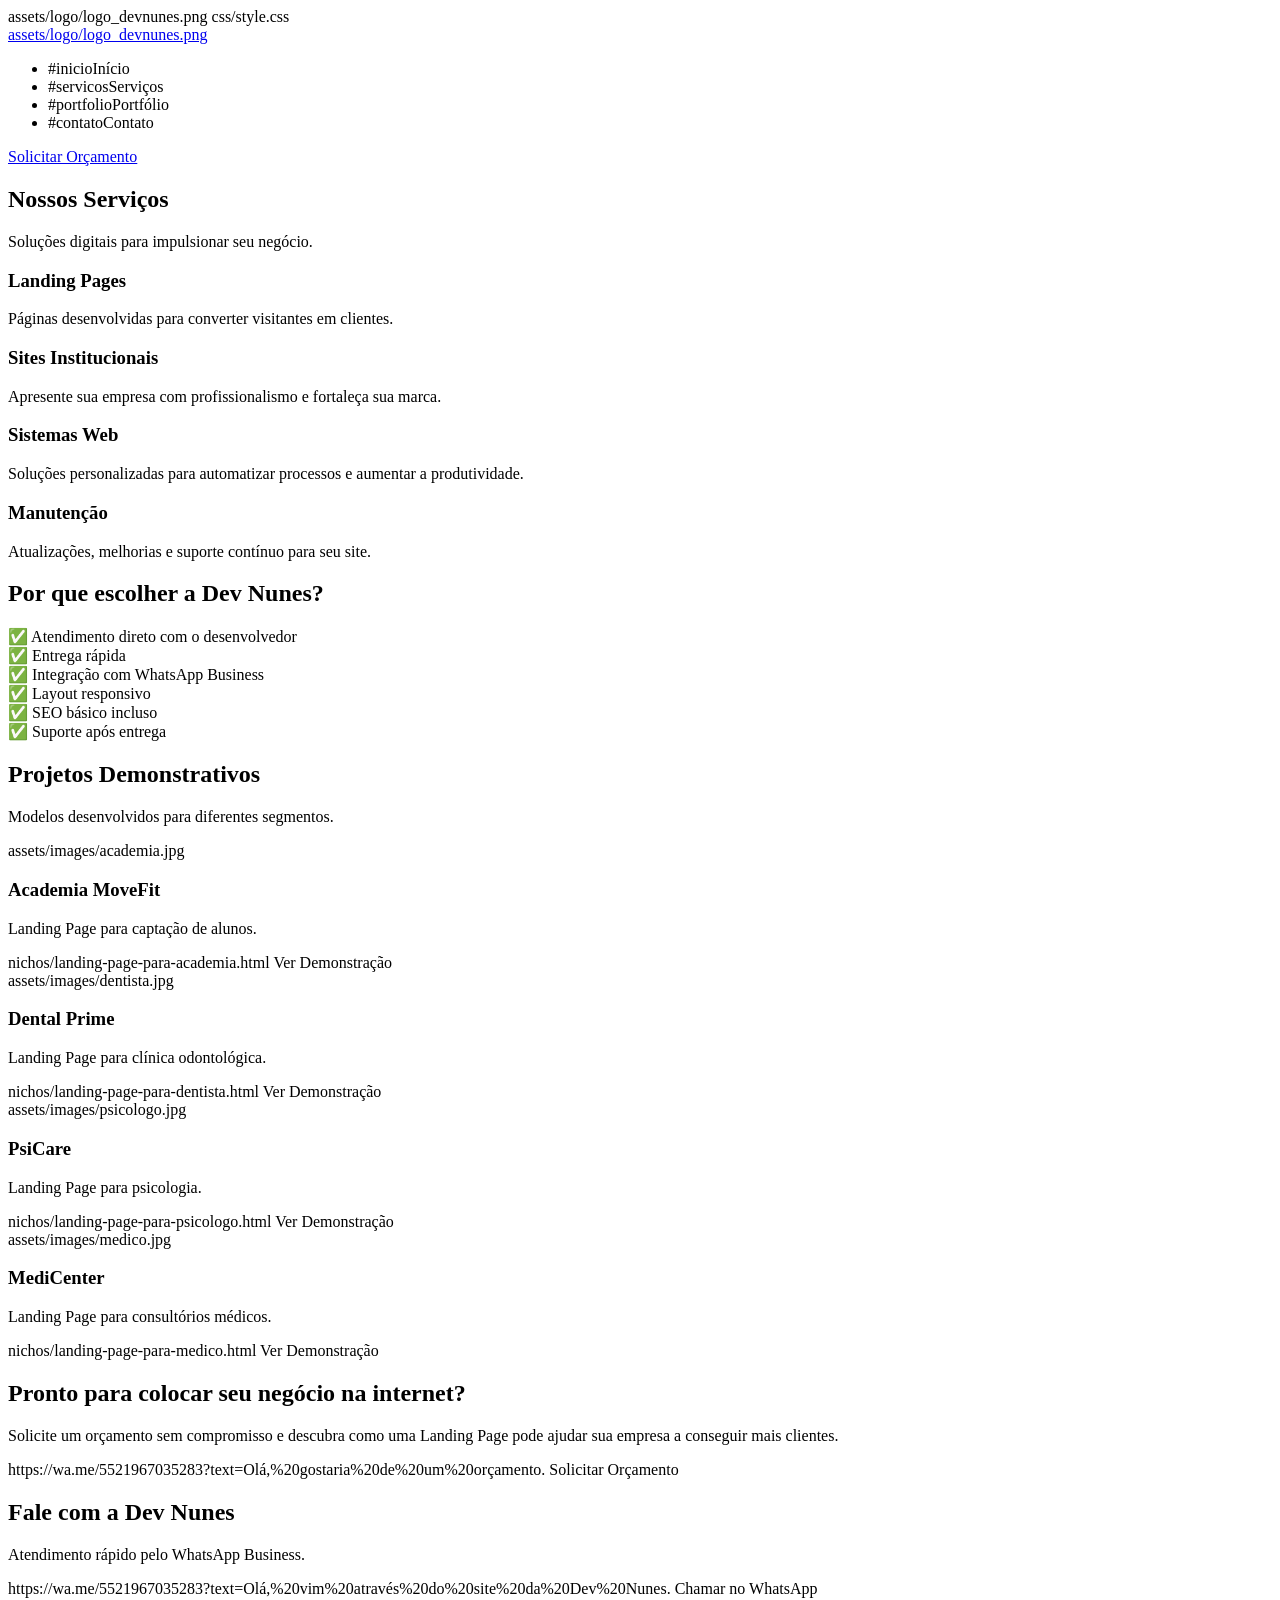
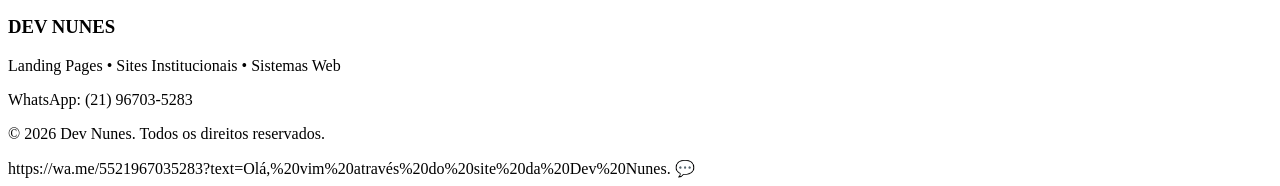
<file: index.html>
<!DOCTYPE html>
<html lang="pt-BR">

<head>
    <meta charset="UTF-8">
    <meta name="viewport" content="width=device-width, initial-scale=1.0">

    <title>Dev Nunes | Landing Pages e Sites Profissionais</title>

    <meta name="description"
        content="Criação de Landing Pages, Sites Institucionais e Sistemas Web para empresas que desejam crescer na internet.">

    <meta name="keywords"
        content="landing page, criação de sites, desenvolvimento web, sites profissionais">

    <meta name="author"
        content="Dev Nunes">

    <!-- Fonts -->
    <link rel="preconnect" href="https://fonts.googleapis.com">
    <link rel="preconnect" href="https://fonts.gstatic.com" crossorigin>

    <link
        href="https://fonts.googleapis.com/css2?family=Inter:wght@400;500;600&family=Poppins:wght@500;600;700;800&display=swap"
        rel="stylesheet">

    <!-- Favicon -->
    assets/logo/logo_devnunes.png

    <!-- Open Graph -->
    <meta property="og:title" content="Dev Nunes | Landing Pages e Sites Profissionais">
    <meta property="og:description" content="Landing Pages modernas e focadas em resultados.">
    <meta property="og:type" content="website">
    <meta property="og:image" content="assets/logo/logo_devnunes.png">

    <!-- CSS -->
    css/style.css
</head>

<body>

    <!-- HEADER -->

    <header>
        <div class="container">

            <nav class="navbar">

                <a href="index.html" class="logo">
                    assets/logo/logo_devnunes.png
                </a>

                <ul class="nav-menu">
                    <li>#inicioInício</a></li>
                    <li>#servicosServiços</a></li>
                    <li>#portfolioPortfólio</a></li>
                    <li>#contatoContato</a></li>
                </ul>

                <a href="https://wa.me/5521967035283?text=Olá,%20vim%20através%20do%20site%20da%20Dev%20Nunes."
                    target="_blank"
                    rel="noopener noreferrer"
                    class="btn btn-primary">
                    Solicitar Orçamento
                </a>

            </nav>

        </div>
    </header>

    <!--   <h1>
                    Landing Pages que Geram Clientes
                </h1>

                <p>
                    Desenvolvemos Landing Pages, Sites Institucionais e Sistemas Web modernos para ajudar empresas a crescerem na internet.
                </p>

                <div class="hero-buttons">

                    <a href="https://wa.me/5521967035283?text=Olá,%20gostaria%20de%20um%20orçamento."
                        target="_blank"
                        rel="noopener #portfolio
                        Ver Portfólio
                    </a>

                </div>

            </div>

        </div>

    </section>

    <!-- SERVIÇOS -->

    <section class="services" id="servicos">

        <div class="container">

            <div class="section-title">
                <h2>Nossos Serviços</h2>

                <p>
                    Soluções digitais para impulsionar seu negócio.
                </p>
            </div>

            <div class="services-grid">

                <div class="service-card">
                    <h3>Landing Pages</h3>
                    <p>
                        Páginas desenvolvidas para converter visitantes em clientes.
                    </p>
                </div>

                <div class="service-card">
                    <h3>Sites Institucionais</h3>
                    <p>
                        Apresente sua empresa com profissionalismo e fortaleça sua marca.
                    </p>
                </div>

                <div class="service-card">
                    <h3>Sistemas Web</h3>
                    <p>
                        Soluções personalizadas para automatizar processos e aumentar a produtividade.
                    </p>
                </div>

                <div class="service-card">
                    <h3>Manutenção</h3>
                    <p>
                        Atualizações, melhorias e suporte contínuo para seu site.
                    </p>
                </div>

            </div>

        </div>

    </section>

    <!-- BENEFÍCIOS -->

    <section class="benefits">

        <div class="container">

            <div class="section-title">
                <h2>Por que escolher a Dev Nunes?</h2>
            </div>

            <div class="benefits-grid">

                <div class="benefit-card">
                    ✅ Atendimento direto com o desenvolvedor
                </div>

                <div class="benefit-card">
                    ✅ Entrega rápida
                </div>

                <div class="benefit-card">
                    ✅ Integração com WhatsApp Business
                </div>

                <div class="benefit-card">
                    ✅ Layout responsivo
                </div>

                <div class="benefit-card">
                    ✅ SEO básico incluso
                </div>

                <div class="benefit-card">
                    ✅ Suporte após entrega
                </div>

            </div>

        </div>

    </section>

    <!-- PORTFÓLIO -->

    <section class="portfolio" id="portfolio">

        <div class="container">

            <div class="section-title">
                <h2>Projetos Demonstrativos</h2>

                <p>
                    Modelos desenvolvidos para diferentes segmentos.
                </p>
            </div>

            <div class="portfolio-grid">

                <div class="portfolio-card">

                    <div class="portfolio-image">
                        assets/images/academia.jpg
                    </div>

                    <div class="portfolio-content">

                        <h3>Academia MoveFit</h3>

                        <p>
                            Landing Page para captação de alunos.
                        </p>

                        nichos/landing-page-para-academia.html
                            Ver Demonstração
                        </a>

                    </div>

                </div>

                <div class="portfolio-card">

                    <div class="portfolio-image">
                        assets/images/dentista.jpg
                    </div>

                    <div class="portfolio-content">

                        <h3>Dental Prime</h3>

                        <p>
                            Landing Page para clínica odontológica.
                        </p>

                        nichos/landing-page-para-dentista.html
                            Ver Demonstração
                        </a>

                    </div>

                </div>

                <div class="portfolio-card">

                    <div class="portfolio-image">
                        assets/images/psicologo.jpg
                    </div>

                    <div class="portfolio-content">

                        <h3>PsiCare</h3>

                        <p>
                            Landing Page para psicologia.
                        </p>

                        nichos/landing-page-para-psicologo.html
                            Ver Demonstração
                        </a>

                    </div>

                </div>

                <div class="portfolio-card">

                    <div class="portfolio-image">
                        assets/images/medico.jpg
                    </div>

                    <div class="portfolio-content">

                        <h3>MediCenter</h3>

                        <p>
                            Landing Page para consultórios médicos.
                        </p>

                        nichos/landing-page-para-medico.html
                            Ver Demonstração
                        </a>

                    </div>

                </div>

            </div>

        </div>

    </section>

    <!-- CTA -->

    <section class="cta">

        <div class="container">

            <h2>
                Pronto para colocar seu negócio na internet?
            </h2>

            <p>
                Solicite um orçamento sem compromisso e descubra como uma Landing Page pode ajudar sua empresa a conseguir mais clientes.
            </p>

            https://wa.me/5521967035283?text=Olá,%20gostaria%20de%20um%20orçamento.

                Solicitar Orçamento

            </a>

        </div>

    </section>

    <!-- CONTATO -->

    <section class="contact" id="contato">

        <div class="container">

            <div class="contact-box">

                <h2>Fale com a Dev Nunes</h2>

                <p>
                    Atendimento rápido pelo WhatsApp Business.
                </p>

                https://wa.me/5521967035283?text=Olá,%20vim%20através%20do%20site%20da%20Dev%20Nunes.

                    Chamar no WhatsApp

                </a>

            </div>

        </div>

    </section>

    <!-- FOOTER -->

    <footer>

        <h3>DEV NUNES</h3>

        <p>
            Landing Pages • Sites Institucionais • Sistemas Web
        </p>

        <p>
            WhatsApp: (21) 96703-5283
        </p>

        <p>
            © 2026 Dev Nunes. Todos os direitos reservados.
        </p>

    </footer>

    <!-- WHATSAPP FLUTUANTE -->

    https://wa.me/5521967035283?text=Olá,%20vim%20através%20do%20site%20da%20Dev%20Nunes.
        💬
    </a>

</body>

</html>
</file>
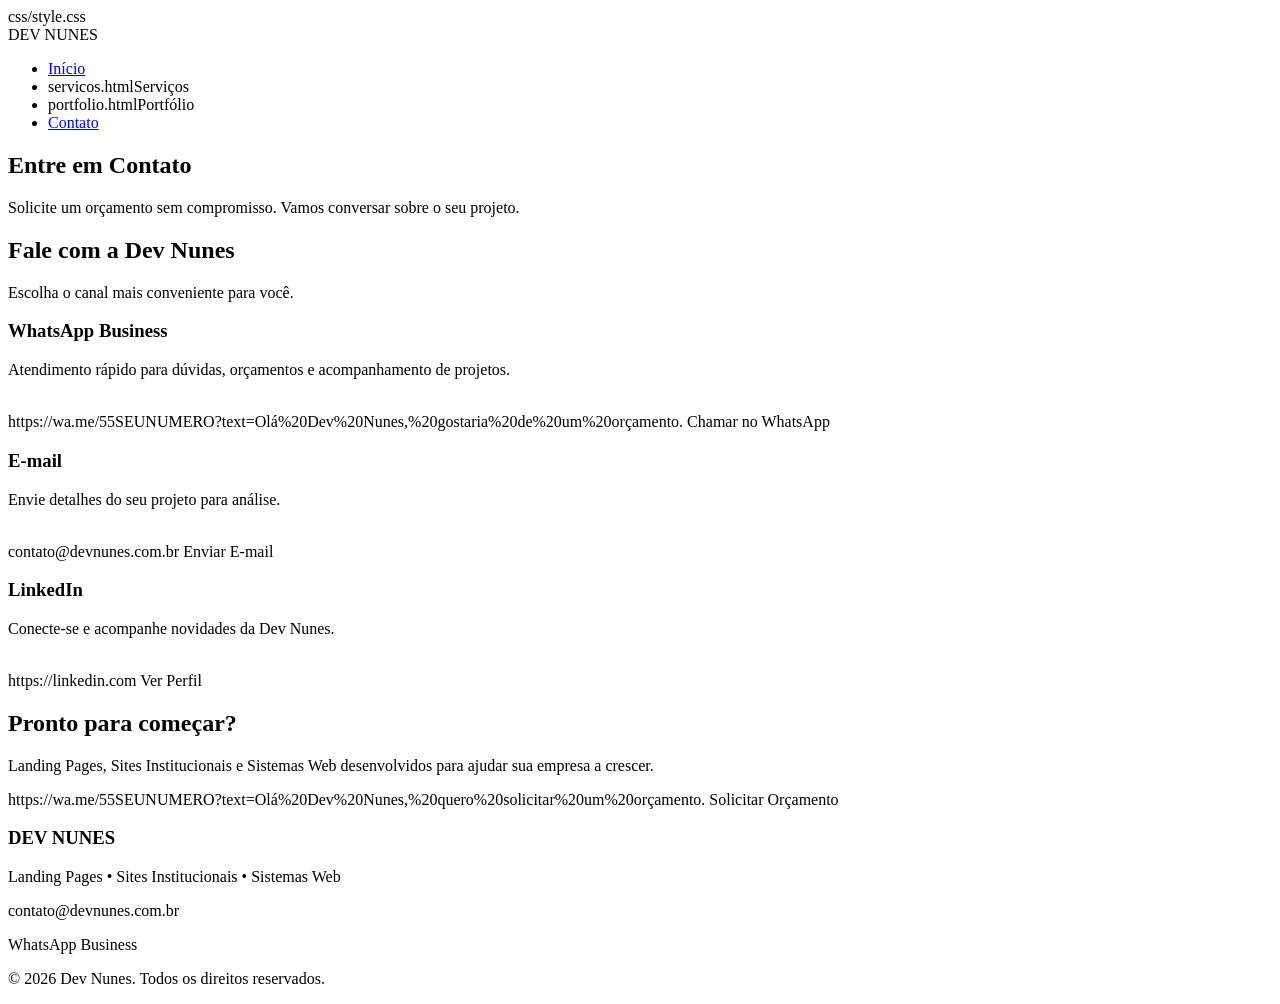
<file: contato.html>
<!DOCTYPE html>
<html lang="pt-BR">

<head>
    <meta charset="UTF-8">
    <meta name="viewport" content="width=device-width, initial-scale=1.0">

    <title>Contato | Dev Nunes</title>

    <meta name="description"
        content="Entre em contato com a Dev Nunes para solicitar orçamento de Landing Pages, Sites Institucionais e Sistemas Web.">

    <link rel="preconnect" href="https://fonts.googleapis.com">

    <link rel="preconnect" href="https://fonts.gstatic.com" crossorigin>

    <link href="https://fonts.googleapis.com/css2?family=Inter:wght@400;500;600&family=Poppins:wght@500;600;700;800&display=swap"
        rel="stylesheet">

    css/style.css

</head>

<body>

    <header>

        <div class="container">

            <nav class="navbar">

                <div class="logo">
                    <span class="dev">DEV</span>
                    <span class="nunes">NUNES</span>
                </div>

                <ul class="nav-menu">
                    <li><a href="index.html">Início</a></li>
                    <li>servicos.htmlServiços</a></li>
                    <li>portfolio.htmlPortfólio</a></li>
                    <li><a href="contato.html">Contato</a></li>
                </ul>

            </nav>

        </div>

    </header>

    <section class="hero">

        <div class="container">

            <div class="hero-content">

                <h1>Entre em Contato</h1>

                <p>
                    Solicite um orçamento sem compromisso.
                    Vamos conversar sobre o seu projeto.
                </p>

            </div>

        </div>

    </section>

    <section class="contact">

        <div class="container">

            <div class="section-title">
                <h2>Fale com a Dev Nunes</h2>
                <p>
                    Escolha o canal mais conveniente para você.
                </p>
            </div>

            <div class="services-grid">

                <div class="service-card">

                    <h3>WhatsApp Business</h3>

                    <p>
                        Atendimento rápido para dúvidas, orçamentos e acompanhamento de projetos.
                    </p>

                    <br>

                    https://wa.me/55SEUNUMERO?text=Olá%20Dev%20Nunes,%20gostaria%20de%20um%20orçamento.

                        Chamar no WhatsApp

                    </a>

                </div>

                <div class="service-card">

                    <h3>E-mail</h3>

                    <p>
                        Envie detalhes do seu projeto para análise.
                    </p>

                    <br>

                    contato@devnunes.com.br

                        Enviar E-mail

                    </a>

                </div>

                <div class="service-card">

                    <h3>LinkedIn</h3>

                    <p>
                        Conecte-se e acompanhe novidades da Dev Nunes.
                    </p>

                    <br>

                    https://linkedin.com

                        Ver Perfil

                    </a>

                </div>

            </div>

        </div>

    </section>

    <section class="cta">

        <div class="container">

            <h2>Pronto para começar?</h2>

            <p>
                Landing Pages, Sites Institucionais e Sistemas Web
                desenvolvidos para ajudar sua empresa a crescer.
            </p>

            https://wa.me/55SEUNUMERO?text=Olá%20Dev%20Nunes,%20quero%20solicitar%20um%20orçamento.

                Solicitar Orçamento

            </a>

        </div>

    </section>

    <footer>

        <h3>DEV NUNES</h3>

        <p>
            Landing Pages • Sites Institucionais • Sistemas Web
        </p>

        <p>
            contato@devnunes.com.br
        </p>

        <p>
            WhatsApp Business
        </p>

        <p>
            © 2026 Dev Nunes. Todos os direitos reservados.
        </p>

    </footer>

</body>

</html>
</file>
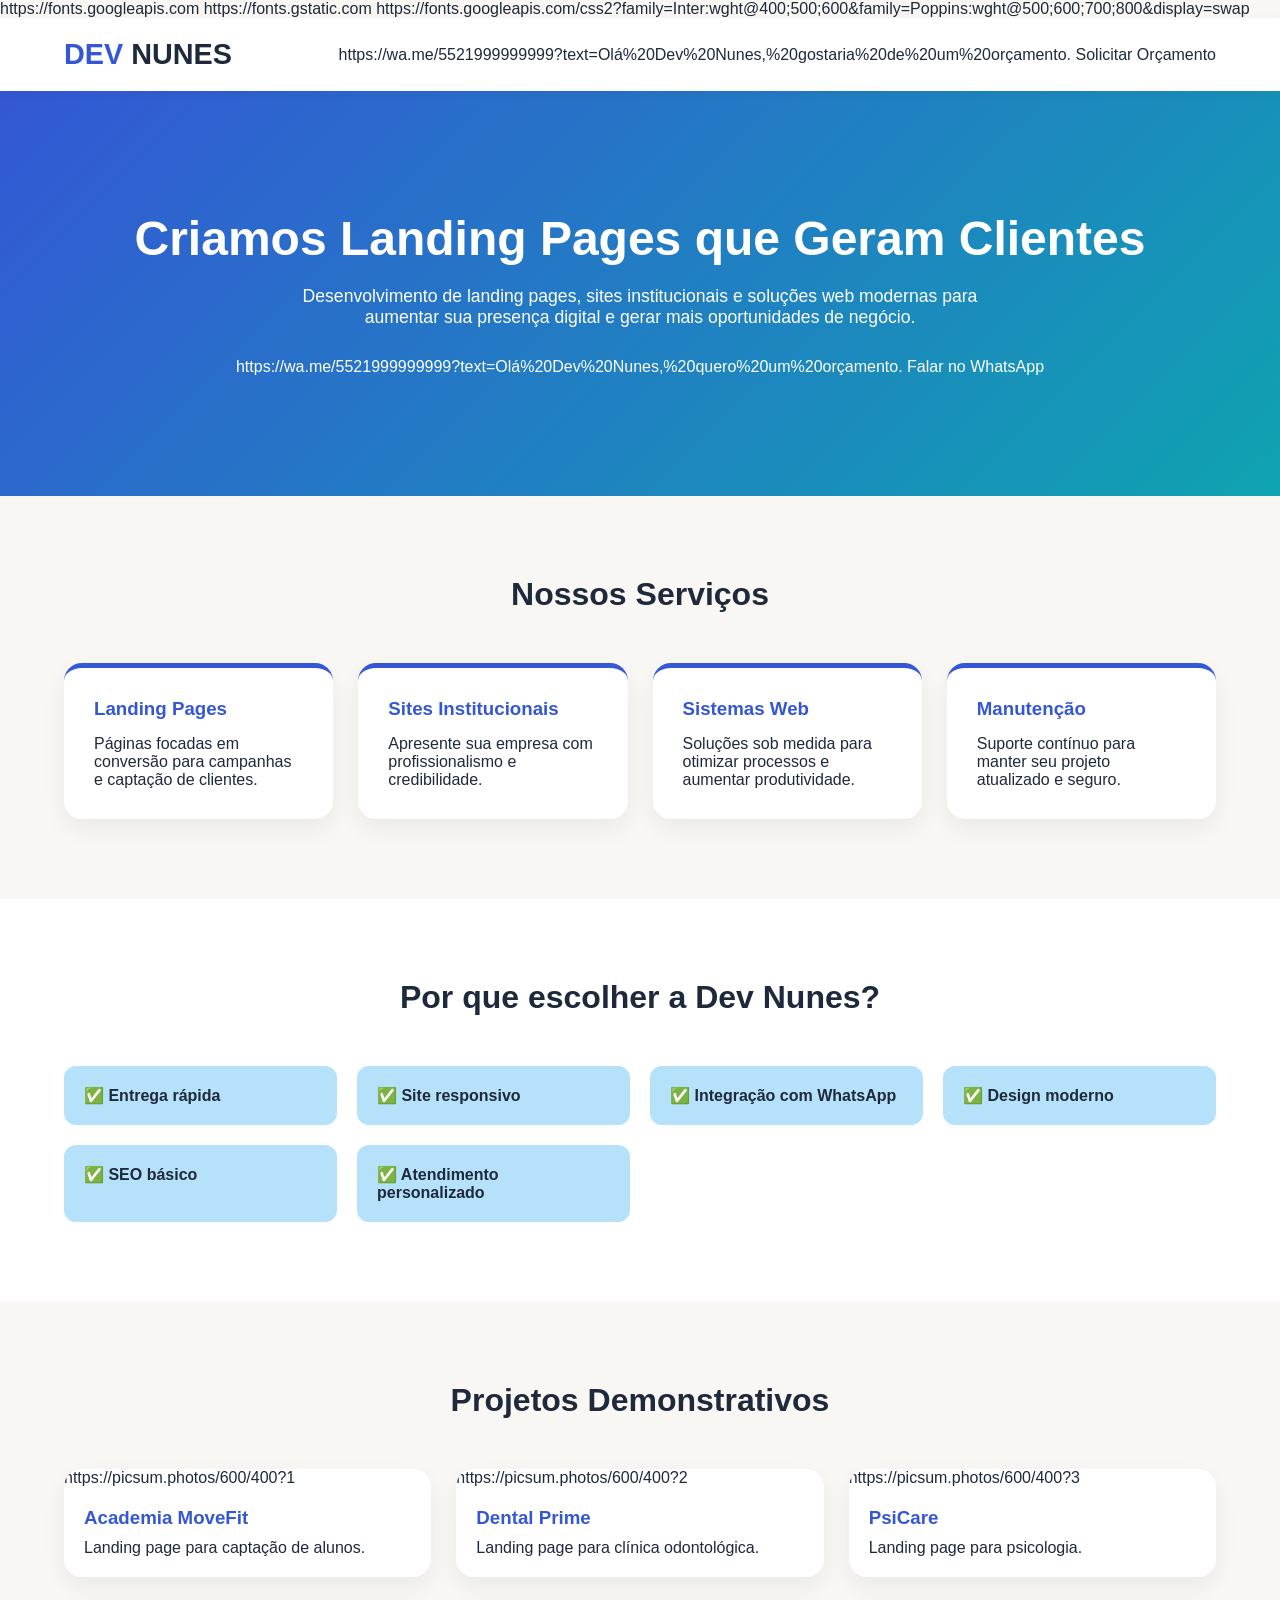
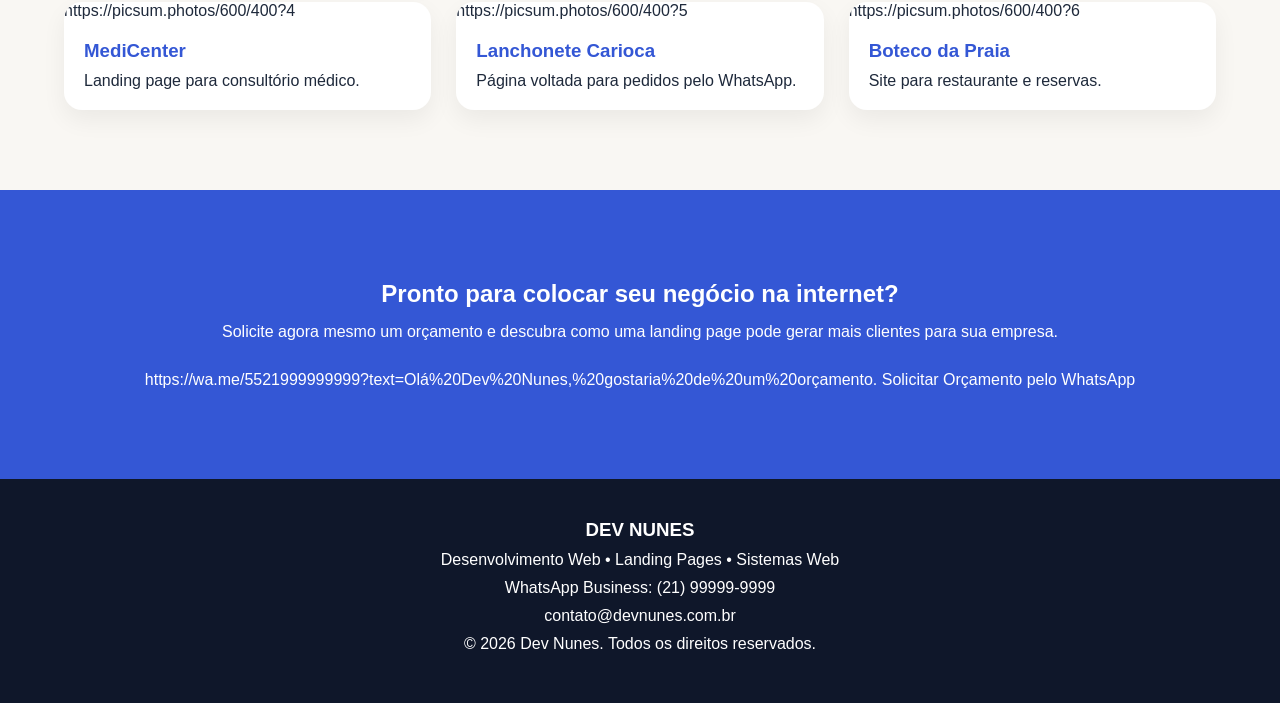
<file: html com cta..html>
<!DOCTYPE html>
<html lang="pt-BR">
<head>
<meta charset="UTF-8">
<meta name="viewport" content="width=device-width, initial-scale=1.0">

<title>Dev Nunes | Landing Pages e Sites Profissionais</title>

https://fonts.googleapis.com
https://fonts.gstatic.com

https://fonts.googleapis.com/css2?family=Inter:wght@400;500;600&family=Poppins:wght@500;600;700;800&display=swap

<style>

:root{
    --primary:#3457D5;
    --secondary:#0FA3B1;
    --background:#F9F7F3;
    --light-blue:#B5E2FA;
    --highlight:#EDDEA4;
    --cta:#F7A072;
    --dark:#1E293B;
    --gray:#64748B;
    --white:#FFFFFF;
}

*{
    margin:0;
    padding:0;
    box-sizing:border-box;
}

body{
    font-family:'Inter',sans-serif;
    background:var(--background);
    color:var(--dark);
}

.container{
    width:90%;
    max-width:1200px;
    margin:auto;
}

h1,h2,h3{
    font-family:'Poppins',sans-serif;
}

.btn{
    display:inline-block;
    text-decoration:none;
    padding:16px 30px;
    border-radius:12px;
    font-weight:600;
    transition:.3s;
}

.btn-primary{
    background:var(--primary);
    color:white;
}

.btn-primary:hover{
    background:#2846B0;
}

.btn-whatsapp{
    background:#25D366;
    color:white;
}

.btn-whatsapp:hover{
    background:#1EBE5D;
}

header{
    background:white;
    box-shadow:0 2px 10px rgba(0,0,0,.05);
    position:sticky;
    top:0;
    z-index:999;
}

nav{
    display:flex;
    justify-content:space-between;
    align-items:center;
    padding:20px 0;
}

.logo{
    font-family:'Poppins',sans-serif;
    font-size:1.8rem;
    font-weight:800;
}

.logo span{
    color:var(--primary);
}

.hero{
    background:linear-gradient(135deg,var(--primary),var(--secondary));
    color:white;
    text-align:center;
    padding:120px 20px;
}

.hero h1{
    font-size:3rem;
    margin-bottom:20px;
}

.hero p{
    max-width:700px;
    margin:auto;
    font-size:1.1rem;
    margin-bottom:30px;
}

.services{
    padding:80px 0;
}

.section-title{
    text-align:center;
    margin-bottom:50px;
}

.section-title h2{
    font-size:2rem;
}

.cards{
    display:grid;
    grid-template-columns:repeat(auto-fit,minmax(250px,1fr));
    gap:25px;
}

.card{
    background:white;
    padding:30px;
    border-radius:18px;
    border-top:5px solid var(--primary);
    box-shadow:0 10px 25px rgba(0,0,0,.06);
}

.card h3{
    margin-bottom:15px;
    color:var(--primary);
}

.benefits{
    background:white;
    padding:80px 0;
}

.benefit-list{
    display:grid;
    grid-template-columns:repeat(auto-fit,minmax(250px,1fr));
    gap:20px;
    margin-top:40px;
}

.benefit{
    background:var(--light-blue);
    padding:20px;
    border-radius:12px;
    font-weight:600;
}

.portfolio{
    padding:80px 0;
}

.portfolio-grid{
    display:grid;
    grid-template-columns:repeat(auto-fit,minmax(280px,1fr));
    gap:25px;
}

.project{
    background:white;
    border-radius:18px;
    overflow:hidden;
    box-shadow:0 10px 25px rgba(0,0,0,.06);
}

.project img{
    width:100%;
    height:220px;
    object-fit:cover;
}

.project-content{
    padding:20px;
}

.project-content h3{
    color:var(--primary);
    margin-bottom:10px;
}

.cta{
    background:var(--primary);
    color:white;
    text-align:center;
    padding:90px 20px;
}

.cta h2{
    margin-bottom:15px;
}

.cta p{
    margin-bottom:30px;
}

footer{
    background:#0f172a;
    color:white;
    text-align:center;
    padding:40px 20px;
}

footer p{
    margin:10px 0;
}

@media(max-width:768px){

.hero h1{
    font-size:2.2rem;
}

nav{
    flex-direction:column;
    gap:15px;
}

}

</style>

</head>
<body>

<header>
    <div class="container">
        <nav>
            <div class="logo">
                <span>DEV</span> NUNES
            </div>

            https://wa.me/5521999999999?text=Olá%20Dev%20Nunes,%20gostaria%20de%20um%20orçamento.
                Solicitar Orçamento
            </a>
        </nav>
    </div>
</header>

<section class="hero">

    <div class="container">

        <h1>
            Criamos Landing Pages que Geram Clientes
        </h1>

        <p>
            Desenvolvimento de landing pages, sites institucionais e soluções web
            modernas para aumentar sua presença digital e gerar mais oportunidades
            de negócio.
        </p>

        https://wa.me/5521999999999?text=Olá%20Dev%20Nunes,%20quero%20um%20orçamento.
            Falar no WhatsApp
        </a>

    </div>

</section>

<section class="services">

    <div class="container">

        <div class="section-title">
            <h2>Nossos Serviços</h2>
        </div>

        <div class="cards">

            <div class="card">
                <h3>Landing Pages</h3>
                <p>Páginas focadas em conversão para campanhas e captação de clientes.</p>
            </div>

            <div class="card">
                <h3>Sites Institucionais</h3>
                <p>Apresente sua empresa com profissionalismo e credibilidade.</p>
            </div>

            <div class="card">
                <h3>Sistemas Web</h3>
                <p>Soluções sob medida para otimizar processos e aumentar produtividade.</p>
            </div>

            <div class="card">
                <h3>Manutenção</h3>
                <p>Suporte contínuo para manter seu projeto atualizado e seguro.</p>
            </div>

        </div>

    </div>

</section>

<section class="benefits">

    <div class="container">

        <div class="section-title">
            <h2>Por que escolher a Dev Nunes?</h2>
        </div>

        <div class="benefit-list">

            <div class="benefit">✅ Entrega rápida</div>
            <div class="benefit">✅ Site responsivo</div>
            <div class="benefit">✅ Integração com WhatsApp</div>
            <div class="benefit">✅ Design moderno</div>
            <div class="benefit">✅ SEO básico</div>
            <div class="benefit">✅ Atendimento personalizado</div>

        </div>

    </div>

</section>

<section class="portfolio">

    <div class="container">

        <div class="section-title">
            <h2>Projetos Demonstrativos</h2>
        </div>

        <div class="portfolio-grid">

            <div class="project">
                https://picsum.photos/600/400?1
                <div class="project-content">
                    <h3>Academia MoveFit</h3>
                    <p>Landing page para captação de alunos.</p>
                </div>
            </div>

            <div class="project">
                https://picsum.photos/600/400?2
                <div class="project-content">
                    <h3>Dental Prime</h3>
                    <p>Landing page para clínica odontológica.</p>
                </div>
            </div>

            <div class="project">
                https://picsum.photos/600/400?3
                <div class="project-content">
                    <h3>PsiCare</h3>
                    <p>Landing page para psicologia.</p>
                </div>
            </div>

            <div class="project">
                https://picsum.photos/600/400?4
                <div class="project-content">
                    <h3>MediCenter</h3>
                    <p>Landing page para consultório médico.</p>
                </div>
            </div>

            <div class="project">
                https://picsum.photos/600/400?5
                <div class="project-content">
                    <h3>Lanchonete Carioca</h3>
                    <p>Página voltada para pedidos pelo WhatsApp.</p>
                </div>
            </div>

            <div class="project">
                https://picsum.photos/600/400?6
                <div class="project-content">
                    <h3>Boteco da Praia</h3>
                    <p>Site para restaurante e reservas.</p>
                </div>
            </div>

        </div>

    </div>

</section>

<section class="cta">

    <div class="container">

        <h2>Pronto para colocar seu negócio na internet?</h2>

        <p>
            Solicite agora mesmo um orçamento e descubra como uma landing page
            pode gerar mais clientes para sua empresa.
        </p>

        https://wa.me/5521999999999?text=Olá%20Dev%20Nunes,%20gostaria%20de%20um%20orçamento.
            Solicitar Orçamento pelo WhatsApp
        </a>

    </div>

</section>

<footer>

    <h3>DEV NUNES</h3>

    <p>Desenvolvimento Web • Landing Pages • Sistemas Web</p>

    <p>WhatsApp Business: (21) 99999-9999</p>

    <p>contato@devnunes.com.br</p>

    <p>© 2026 Dev Nunes. Todos os direitos reservados.</p>

</footer>

</body>
</html>
</file>
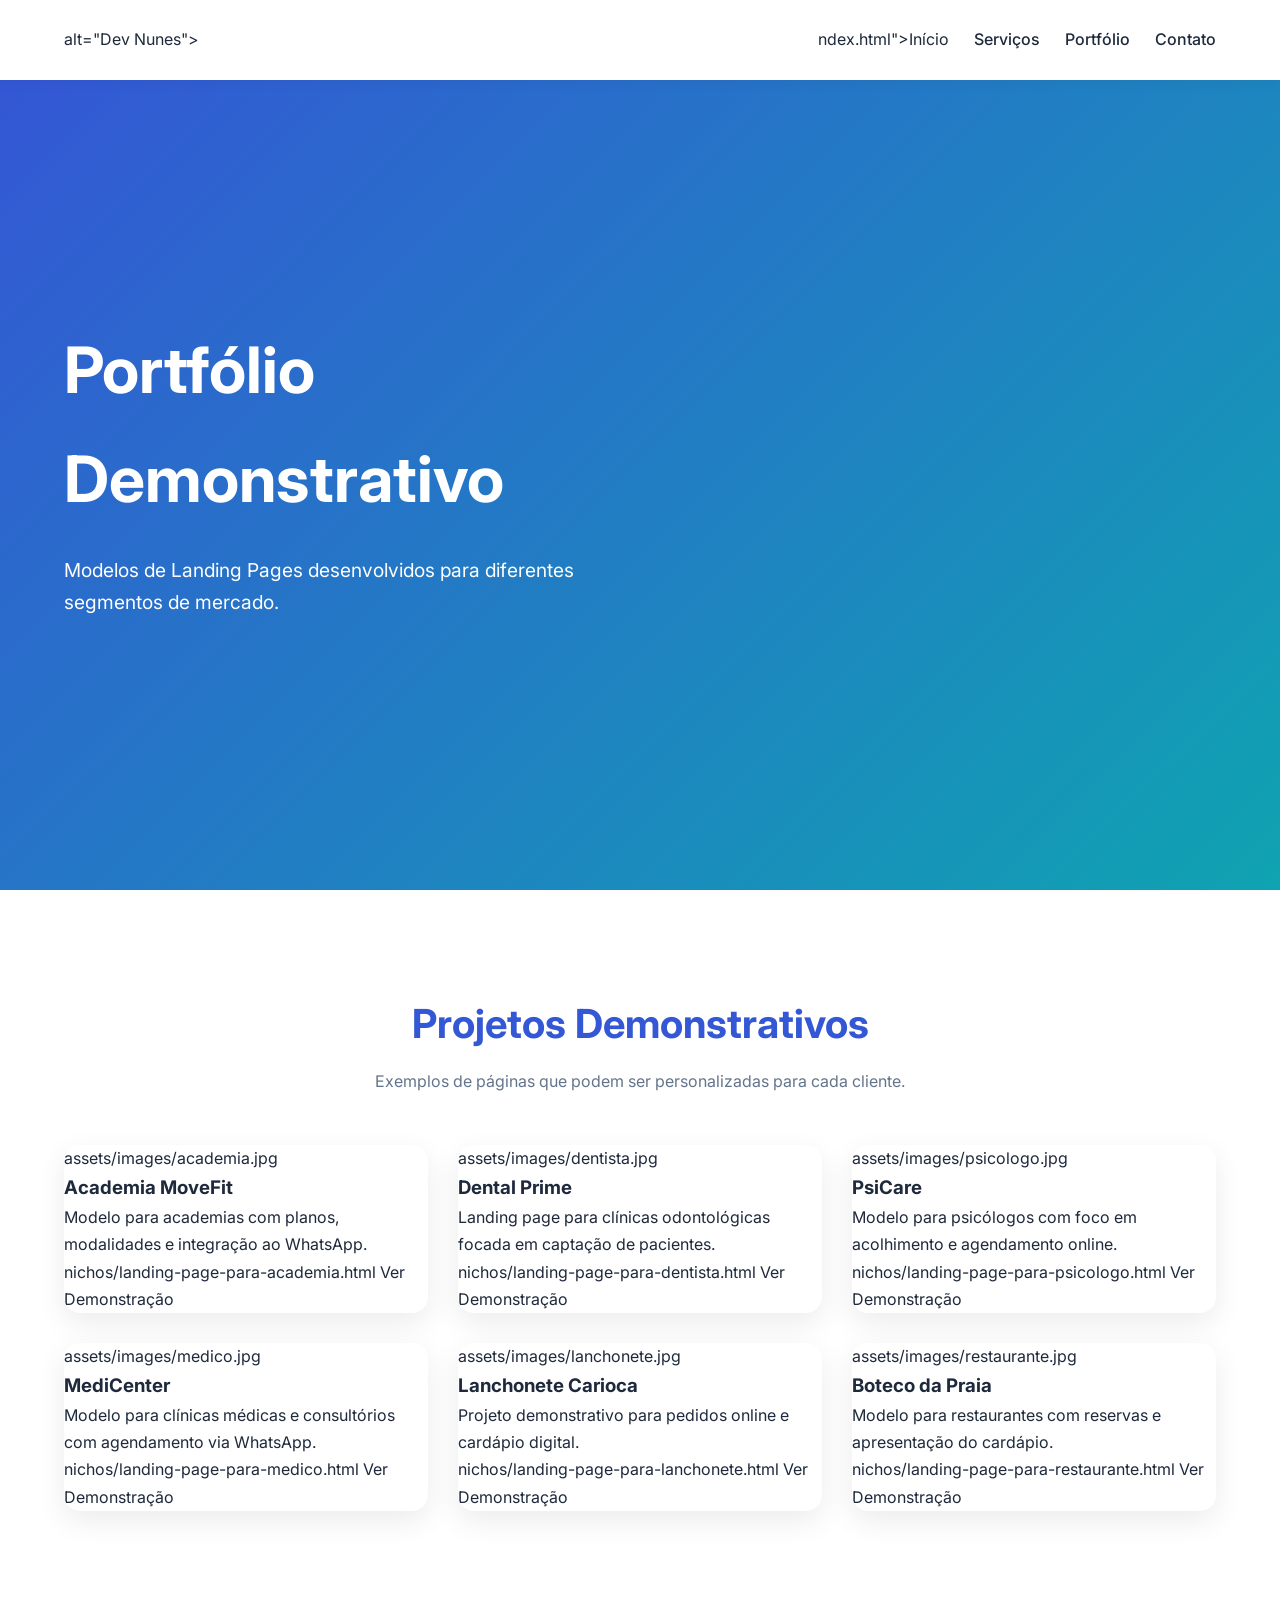
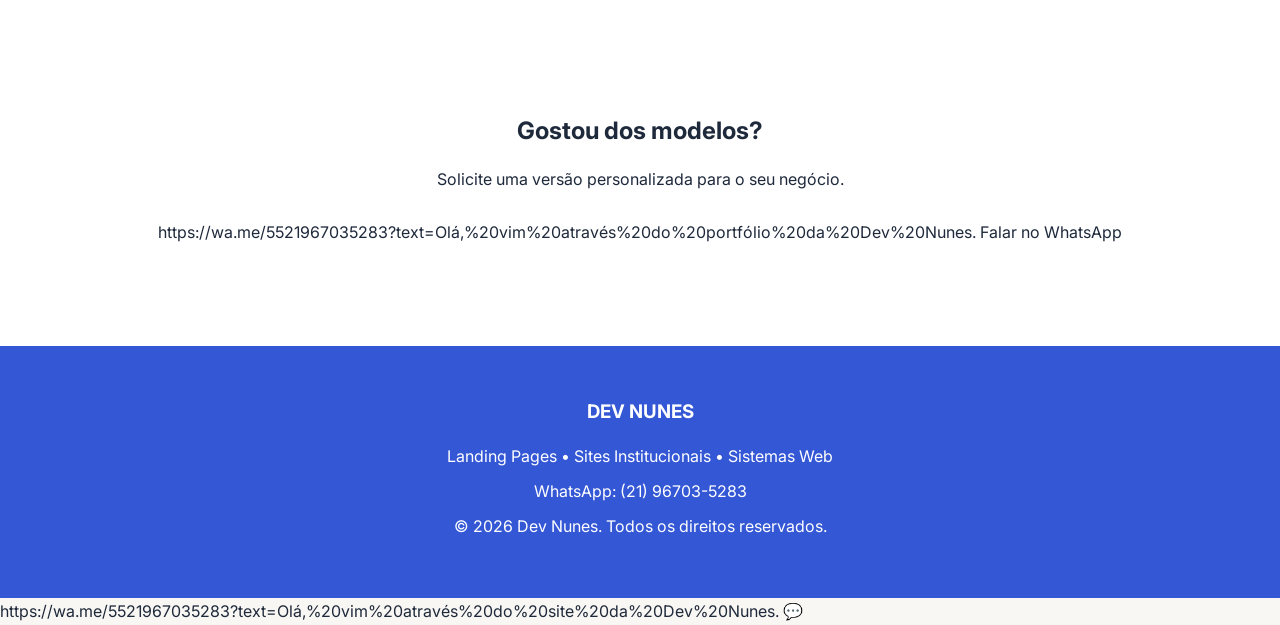
<file: portfolio.html>
<!DOCTYPE html>
<html lang="pt-BR">

<head>

    <meta charset="UTF-8">

    <meta name="viewport" content="width=device-width, initial-scale=1.0">

    <title>Portfólio | Dev Nunes</title>

    <meta name="description"
          content="Portfólio demonstrativo da Dev Nunes com modelos de Landing Pages para diferentes segmentos.">

    <link rel="preconnect" href="https://fonts.googleapis.com">

    <link rel="preconnect"
          href="https://fonts.gstatic.com"
          crossorigin>

    <link href="https://fonts.googleapis.com/css2?family=Inter:wght@400;500;600&family=Poppins:wght@500;600;700;800&display=swap"
          rel="stylesheet">

    <link rel="icon"
          type="image/png"
          href="assets/logo/favicon.png">

    <link rel="stylesheet"
          href="css/style.css">

</head>

<body>

<header>

    <div class="container">

        <nav class="navbar">

                       alt="Dev Nunes">

            </a>

            <ul class="nav-menu">

  ndex.html">Início</a>
                </li>

                <li>
                    <a href="servicos.html">Serviços</a>
                </li>

                <li>
                    <a href="portfolio.html">Portfólio</a>
                </li>

                <li>
                    <a href="contato.html">Contato</a>
                </li>

            </ul>

        </nav>

    </div>

</header>

<section class="hero">

    <div class="container">

        <div class="hero-content">

            <h1>Portfólio Demonstrativo</h1>

            <p>
                Modelos de Landing Pages desenvolvidos para diferentes segmentos de mercado.
            </p>

        </div>

    </div>

</section>

<section class="portfolio">

    <div class="container">

        <div class="section-title">

            <h2>Projetos Demonstrativos</h2>

            <p>
                Exemplos de páginas que podem ser personalizadas para cada cliente.
            </p>

        </div>

        <div class="portfolio-grid">

            <div class="portfolio-card">

                <div class="portfolio-image">
                    assets/images/academia.jpg
                </div>

                <div class="portfolio-content">

                    <h3>Academia MoveFit</h3>

                    <p>
                        Modelo para academias com planos, modalidades e integração ao WhatsApp.
                    </p>

                    nichos/landing-page-para-academia.html
                        Ver Demonstração
                    </a>

                </div>

            </div>

            <div class="portfolio-card">

                <div class="portfolio-image">
                    assets/images/dentista.jpg
                </div>

                <div class="portfolio-content">

                    <h3>Dental Prime</h3>

                    <p>
                        Landing page para clínicas odontológicas focada em captação de pacientes.
                    </p>

                    nichos/landing-page-para-dentista.html
                        Ver Demonstração
                    </a>

                </div>

            </div>

            <div class="portfolio-card">

                <div class="portfolio-image">
                    assets/images/psicologo.jpg
                </div>

                <div class="portfolio-content">

                    <h3>PsiCare</h3>

                    <p>
                        Modelo para psicólogos com foco em acolhimento e agendamento online.
                    </p>

                    nichos/landing-page-para-psicologo.html
                        Ver Demonstração
                    </a>

                </div>

            </div>

            <div class="portfolio-card">

                <div class="portfolio-image">
                    assets/images/medico.jpg
                </div>

                <div class="portfolio-content">

                    <h3>MediCenter</h3>

                    <p>
                        Modelo para clínicas médicas e consultórios com agendamento via WhatsApp.
                    </p>

                    nichos/landing-page-para-medico.html
                        Ver Demonstração
                    </a>

                </div>

            </div>

            <div class="portfolio-card">

                <div class="portfolio-image">
                    assets/images/lanchonete.jpg
                </div>

                <div class="portfolio-content">

                    <h3>Lanchonete Carioca</h3>

                    <p>
                        Projeto demonstrativo para pedidos online e cardápio digital.
                    </p>

                    nichos/landing-page-para-lanchonete.html
                        Ver Demonstração
                    </a>

                </div>

            </div>

            <div class="portfolio-card">

                <div class="portfolio-image">
                    assets/images/restaurante.jpg
                </div>

                <div class="portfolio-content">

                    <h3>Boteco da Praia</h3>

                    <p>
                        Modelo para restaurantes com reservas e apresentação do cardápio.
                    </p>

                    nichos/landing-page-para-restaurante.html
                        Ver Demonstração
                    </a>

                </div>

            </div>

        </div>

    </div>

</section>

<section class="contact">

    <div class="container">

        <div class="contact-box">

            <h2>Gostou dos modelos?</h2>

            <p>
                Solicite uma versão personalizada para o seu negócio.
            </p>

            https://wa.me/5521967035283?text=Olá,%20vim%20através%20do%20portfólio%20da%20Dev%20Nunes.

                Falar no WhatsApp

            </a>

        </div>

    </div>

</section>

<footer>

    <h3>DEV NUNES</h3>

    <p>
        Landing Pages • Sites Institucionais • Sistemas Web
    </p>

    <p>
        WhatsApp: (21) 96703-5283
    </p>

    <p>
        © 2026 Dev Nunes. Todos os direitos reservados.
    </p>

</footer>

https://wa.me/5521967035283?text=Olá,%20vim%20através%20do%20site%20da%20Dev%20Nunes.

   💬

</a>

</body>

</html>
</file>
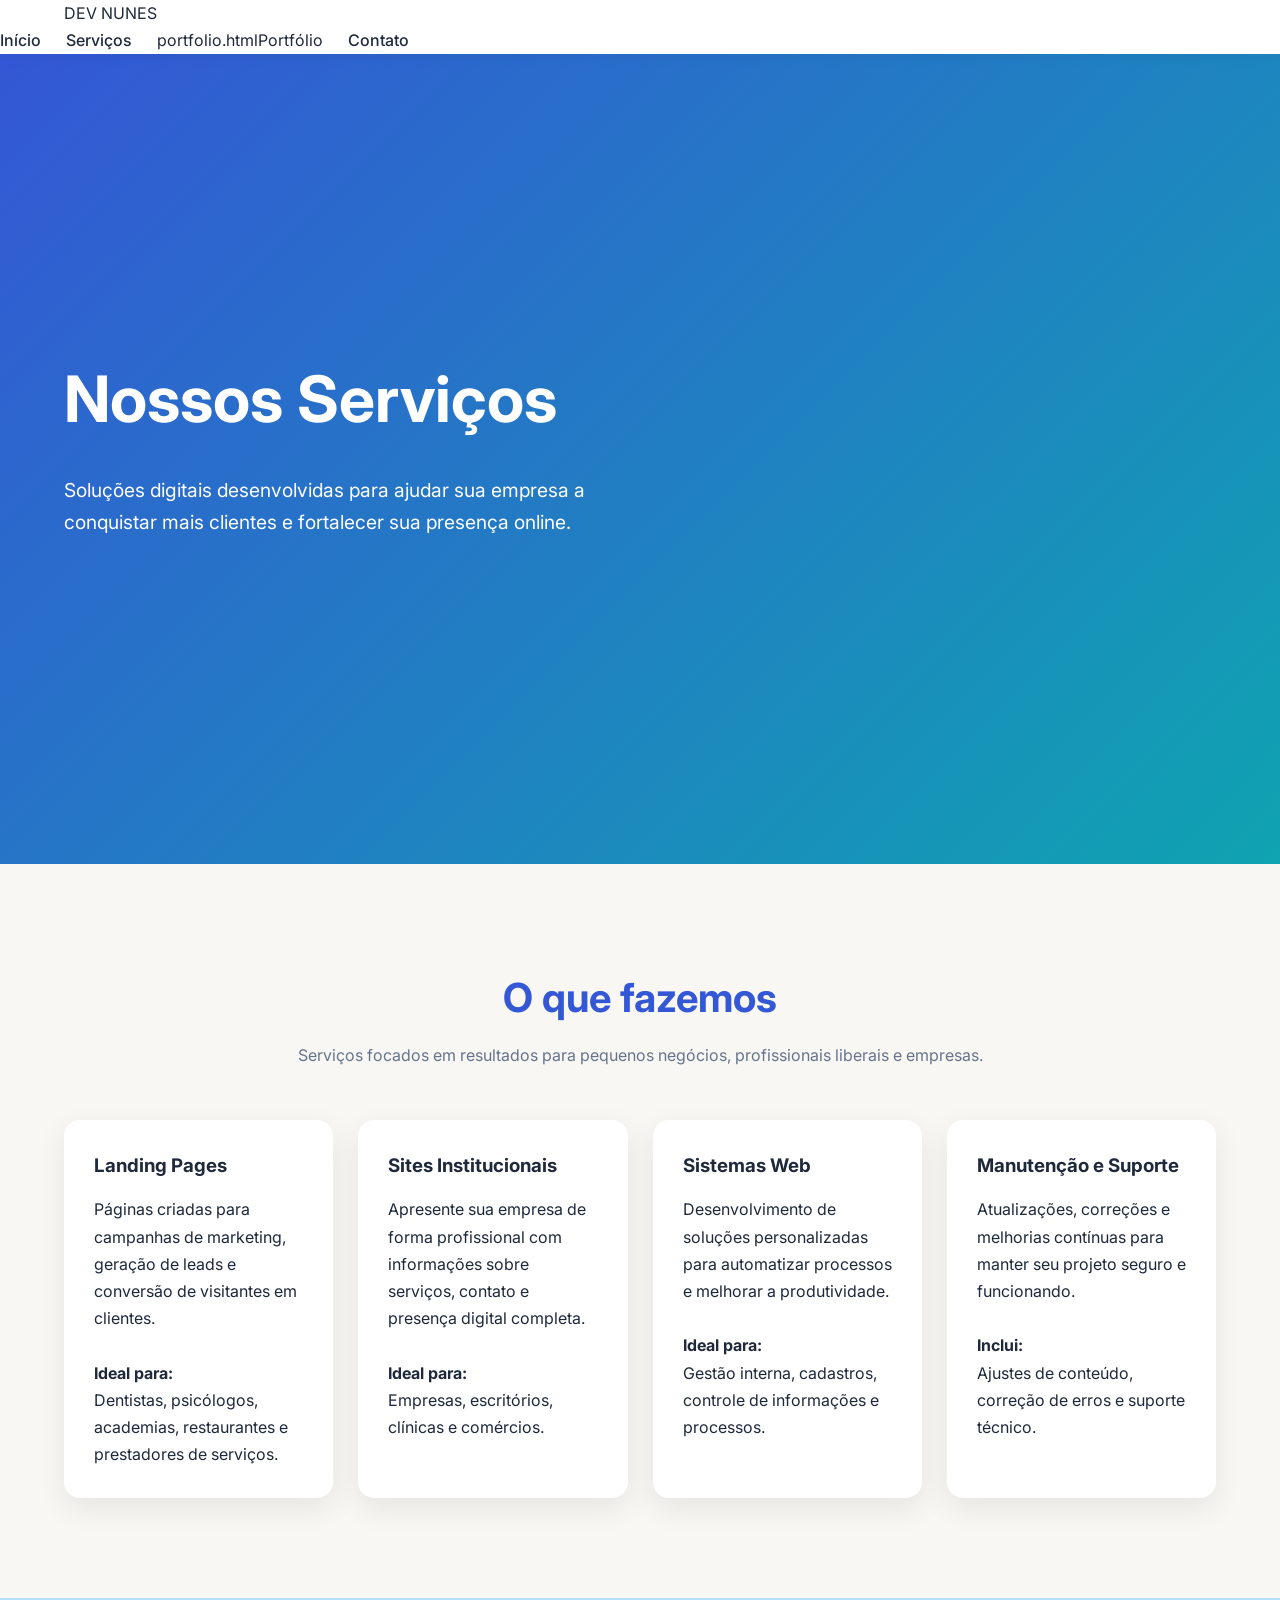
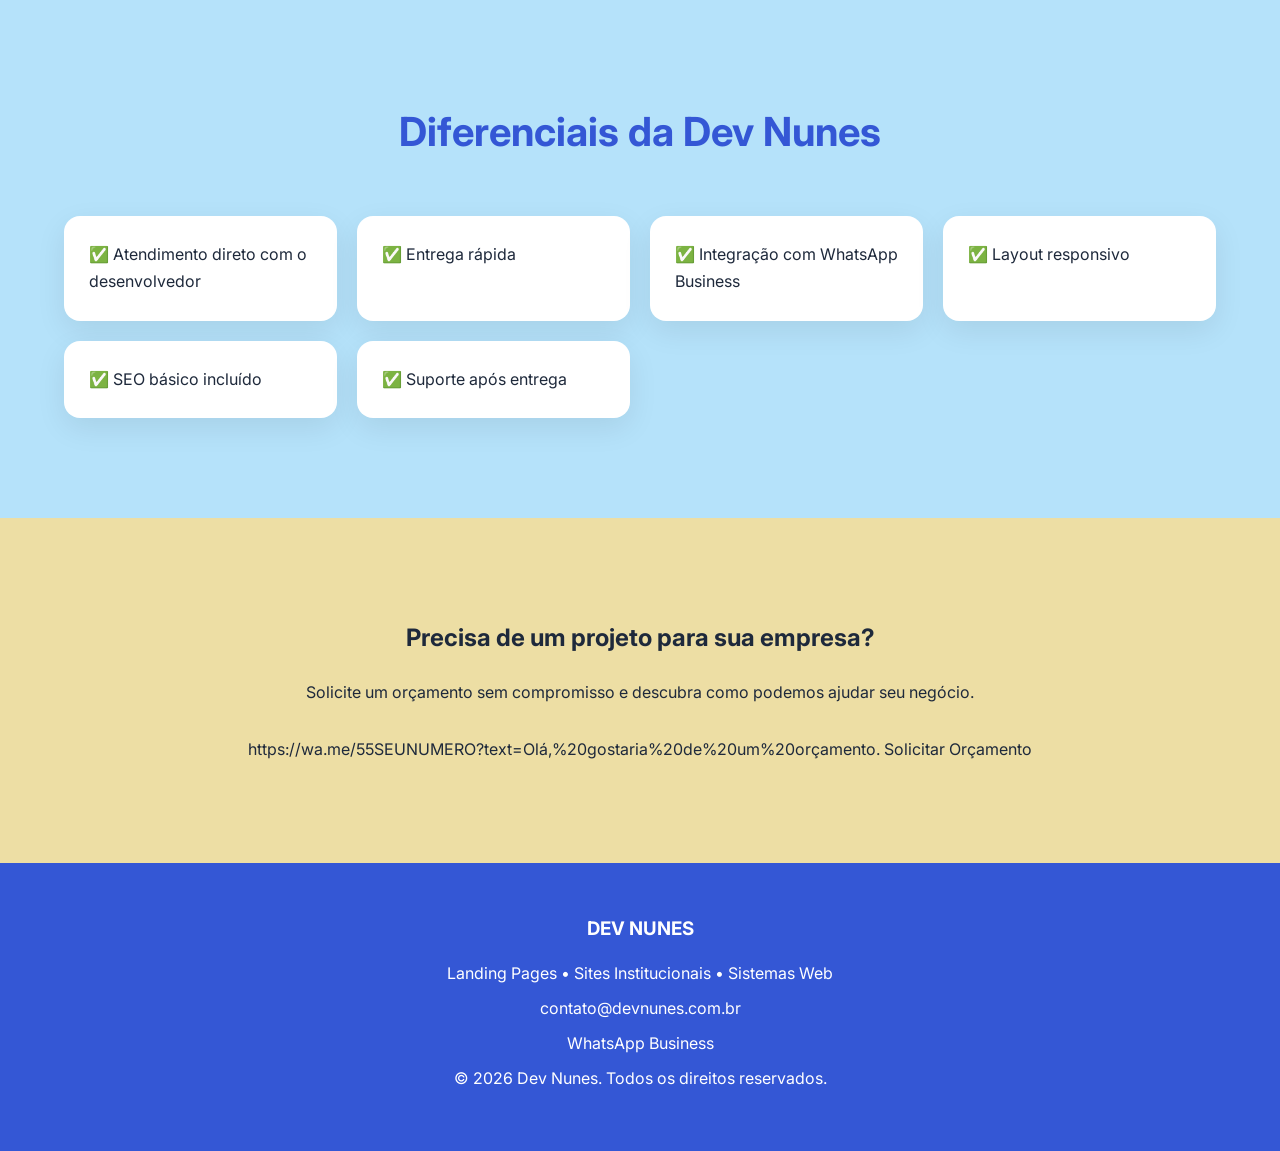
<file: servicos.html>
<!DOCTYPE html>
<html lang="pt-BR">

<head>

    <meta charset="UTF-8">

    <meta name="viewport"
          content="width=device-width, initial-scale=1.0">

    <title>Serviços | Dev Nunes</title>

    <meta name="description"
          content="Conheça os serviços da Dev Nunes: Landing Pages, Sites Institucionais, Sistemas Web e Manutenção.">

    <link rel="preconnect"
          href="https://fonts.googleapis.com">

    <link rel="preconnect"
          href="https://fonts.gstatic.com"
          crossorigin>

    <link href="https://fonts.googleapis.com/css2?family=Inter:wght@400;500;600&family=Poppins:wght@500;600;700;800&display=swap"
          rel="stylesheet">

    <link rel="stylesheet"
          href="css/style.css">

</head>

<body>

<header>

    <div class="container">

        <nav logo">
                <span class="dev">DEV</span>
                <span class="nunes">NUNES</span>
            </div>

            <ul class="nav-menu">
                <li><a href="index.html">Início</a></li>
                <li><a href="servicos.html">Serviços</a></li>
                <li>portfolio.htmlPortfólio</a></li>
                <li><a href="contato.html">Contato</a></li>
            </ul>

        </nav>

    </div>

</header>

<section class="hero">

    <div class="container">

        <div class="hero-content">

            <h1>Nossos Serviços</h1>

            <p>
                Soluções digitais desenvolvidas para ajudar
                sua empresa a conquistar mais clientes e
                fortalecer sua presença online.
            </p>

        </div>

    </div>

</section>

<section class="services">

    <div class="container">

        <div class="section-title">

            <h2>O que fazemos</h2>

            <p>
                Serviços focados em resultados para pequenos negócios,
                profissionais liberais e empresas.
            </p>

        </div>

        <div class="services-grid">

            <div class="service-card">

                <h3>Landing Pages</h3>

                <p>
                    Páginas criadas para campanhas de marketing,
                    geração de leads e conversão de visitantes em clientes.
                </p>

                <br>

                <strong>
                    Ideal para:
                </strong>

                <p>
                    Dentistas, psicólogos, academias,
                    restaurantes e prestadores de serviços.
                </p>

            </div>

            <div class="service-card">

                <h3>Sites Institucionais</h3>

                <p>
                    Apresente sua empresa de forma profissional
                    com informações sobre serviços, contato
                    e presença digital completa.
                </p>

                <br>

                <strong>
                    Ideal para:
                </strong>

                <p>
                    Empresas, escritórios, clínicas e comércios.
                </p>

            </div>

            <div class="service-card">

                <h3>Sistemas Web</h3>

                <p>
                    Desenvolvimento de soluções personalizadas
                    para automatizar processos e melhorar a produtividade.
                </p>

                <br>

                <strong>
                    Ideal para:
                </strong>

                <p>
                    Gestão interna, cadastros,
                    controle de informações e processos.
                </p>

            </div>

            <div class="service-card">

                <h3>Manutenção e Suporte</h3>

                <p>
                    Atualizações, correções e melhorias contínuas
                    para manter seu projeto seguro e funcionando.
                </p>

                <br>

                <strong>
                    Inclui:
                </strong>

                <p>
                    Ajustes de conteúdo,
                    correção de erros e suporte técnico.
                </p>

            </div>

        </div>

    </div>

</section>

<section class="benefits">

    <div class="container">

        <div class="section-title">

            <h2>Diferenciais da Dev Nunes</h2>

        </div>

        <div class="benefits-grid">

            <div class="benefit-card">
                ✅ Atendimento direto com o desenvolvedor
            </div>

            <div class="benefit-card">
                ✅ Entrega rápida
            </div>

            <div class="benefit-card">
                ✅ Integração com WhatsApp Business
            </div>

            <div class="benefit-card">
                ✅ Layout responsivo
            </div>

            <div class="benefit-card">
                ✅ SEO básico incluído
            </div>

            <div class="benefit-card">
                ✅ Suporte após entrega
            </div>

        </div>

    </div>

</section>

<section class="cta">

    <div class="container">

        <h2>
            Precisa de um projeto para sua empresa?
        </h2>

        <p>
            Solicite um orçamento sem compromisso
            e descubra como podemos ajudar seu negócio.
        </p>

        https://wa.me/55SEUNUMERO?text=Olá,%20gostaria%20de%20um%20orçamento.

            Solicitar Orçamento

        </a>

    </div>

</section>

<footer>

    <h3>DEV NUNES</h3>

    <p>
        Landing Pages • Sites Institucionais • Sistemas Web
    </p>

    <p>
        contato@devnunes.com.br
    </p>

    <p>
        WhatsApp Business
    </p>

    <p>
        © 2026 Dev Nunes. Todos os direitos reservados.
    </p>

</footer>

</body>
</html>
</file>
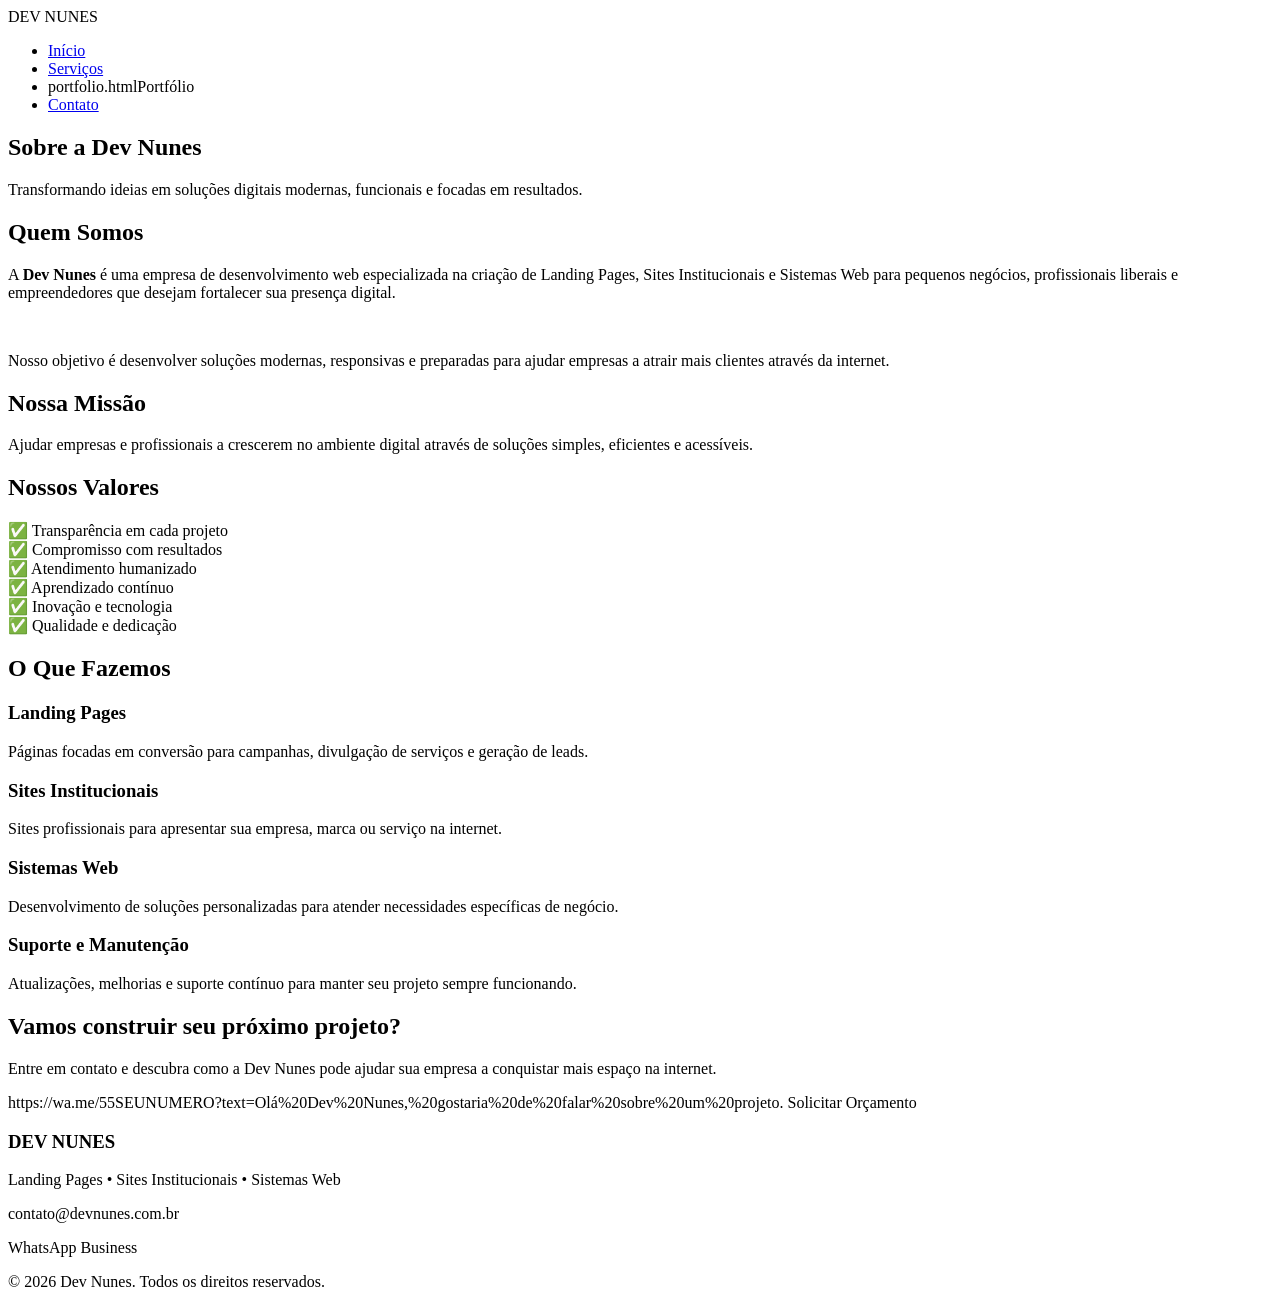
<file: sobre.html>
<!DOCTYPE html>
<html lang="pt-BR">

<head>

    <meta charset="UTF-8">

    <meta name="viewport"
          content="width=device-width, initial-scale=1.0">

    <title>Sobre | Dev Nunes</title>

    <meta name="description"
          content="Conheça a Dev Nunes, empresa especializada em Landing Pages, Sites Institucionais e Sistemas Web para pequenos negócios.">

    <link rel="preconnect"
          href="https://fonts.googleapis.com">

    <link rel="preconnect"
          href="https://fonts.gstatic.com"
          crossorigin>

    <link href="https://fonts.googleapis.com/css2?family=Inter:wght@400;500;600&family=Poppins:wght@500;600;700;800&display=swap"
          rel="stylesheet">

    <link rel="stylesheet"
          hrefer>

    <div class="container">

        <nav class="navbar">

            <div class="logo">
                <span class="dev">DEV</span>
                <span class="nunes">NUNES</span>
            </div>

            <ul class="nav-menu">
                <li><a href="index.html">Início</a></li>
                <li><a href="servicos.html">Serviços</a></li>
                <li>portfolio.htmlPortfólio</a></li>
                <li><a href="contato.html">Contato</a></li>
            </ul>

        </nav>

    </div>

</header>

<section class="hero">

    <div class="container">

        <div class="hero-content">

            <h1>Sobre a Dev Nunes</h1>

            <p>
                Transformando ideias em soluções digitais modernas,
                funcionais e focadas em resultados.
            </p>

        </div>

    </div>

</section>

<section class="services">

    <div class="container">

        <div class="section-title">

            <h2>Quem Somos</h2>

        </div>

        <div class="service-card">

            <p>
                A <strong>Dev Nunes</strong> é uma empresa de desenvolvimento web
                especializada na criação de Landing Pages, Sites Institucionais
                e Sistemas Web para pequenos negócios, profissionais liberais
                e empreendedores que desejam fortalecer sua presença digital.
            </p>

            <br>

            <p>
                Nosso objetivo é desenvolver soluções modernas, responsivas
                e preparadas para ajudar empresas a atrair mais clientes
                através da internet.
            </p>

        </div>

    </div>

</section>

<section class="benefits">

    <div class="container">

        <div class="section-title">

            <h2>Nossa Missão</h2>

        </div>

        <div class="service-card">

            <p>
                Ajudar empresas e profissionais a crescerem no ambiente digital
                através de soluções simples, eficientes e acessíveis.
            </p>

        </div>

    </div>

</section>

<section class="portfolio">

    <div class="container">

        <div class="section-title">

            <h2>Nossos Valores</h2>

        </div>

        <div class="benefits-grid">

            <div class="benefit-card">
                ✅ Transparência em cada projeto
            </div>

            <div class="benefit-card">
                ✅ Compromisso com resultados
            </div>

            <div class="benefit-card">
                ✅ Atendimento humanizado
            </div>

            <div class="benefit-card">
                ✅ Aprendizado contínuo
            </div>

            <div class="benefit-card">
                ✅ Inovação e tecnologia
            </div>

            <div class="benefit-card">
                ✅ Qualidade e dedicação
            </div>

        </div>

    </div>

</section>

<section class="services">

    <div class="container">

        <div class="section-title">

            <h2>O Que Fazemos</h2>

        </div>

        <div class="services-grid">

            <div class="service-card">

                <h3>Landing Pages</h3>

                <p>
                    Páginas focadas em conversão para campanhas,
                    divulgação de serviços e geração de leads.
                </p>

            </div>

            <div class="service-card">

                <h3>Sites Institucionais</h3>

                <p>
                    Sites profissionais para apresentar sua empresa,
                    marca ou serviço na internet.
                </p>

            </div>

            <div class="service-card">

                <h3>Sistemas Web</h3>

                <p>
                    Desenvolvimento de soluções personalizadas para
                    atender necessidades específicas de negócio.
                </p>

            </div>

            <div class="service-card">

                <h3>Suporte e Manutenção</h3>

                <p>
                    Atualizações, melhorias e suporte contínuo
                    para manter seu projeto sempre funcionando.
                </p>

            </div>

        </div>

    </div>

</section>

<section class="cta">

    <div class="container">

        <h2>
            Vamos construir seu próximo projeto?
        </h2>

        <p>
            Entre em contato e descubra como a Dev Nunes pode
            ajudar sua empresa a conquistar mais espaço na internet.
        </p>

        https://wa.me/55SEUNUMERO?text=Olá%20Dev%20Nunes,%20gostaria%20de%20falar%20sobre%20um%20projeto.

            Solicitar Orçamento

        </a>

    </div>

</section>

<footer>

    <h3>DEV NUNES</h3>

    <p>
        Landing Pages • Sites Institucionais • Sistemas Web
    </p>

    <p>
        contato@devnunes.com.br
    </p>

    <p>
        WhatsApp Business
    </p>

    <p>
        © 2026 Dev Nunes. Todos os direitos reservados.
    </p>

</footer>

</body>

</html>
</file>
<file: css/style.css>
:root {
    --primary: #3457D5;
    --primary-dark: #2846B0;
    --secondary: #0FA3B1;
    --light-blue: #B5E2FA;
    --background: #F9F7F3;
    --highlight: #EDDEA4;
    --dark: #1E293B;
    --gray: #64748B;
    --white: #FFFFFF;
    --radius: 16px;
    --shadow: 0 10px 30px rgba(0, 0, 0, 0.08);
    --transition: 0.3s ease;
}
/* RESET */
* {
    margin: 0;
    padding: 0;
    box-sizing: border-box;
}
html {
    scroll-behavior: smooth;
}
body {
    font-family: "Inter", sans-serif;
    background: var(--background);
    color: var(--dark);
    line-height: 1.7;
}
img {
    display: block;
    max-width: 100%;
}
a {
    text-decoration: none;
}
ul {
    list-style: none;
}
/* CONTAINER */
.container {
    width: 90%;
    max-width: 1200px;
    margin: 0 auto;
}
/* HEADER */
header {
    position: sticky;
    top: 0;
    z-index: 999;
    background: var(--white);
    box-shadow: 0 2px 12px rgba(0, 0, 0, 0.05);
}
.navbar {
    min-height: 80px;
    display: flex;
    justify-content: space-between;
    align-items: center;
}
.logo {
    display: flex;
    align-items: center;
}
.logo img {
    height: 55px;
    width: auto;
}
/* MENU */
.nav-menu {
    display: flex;
    gap: 25px;
}
.nav-menu a {
    color: var(--dark);
    font-weight: 500;
    transition: var(--transition);
}
.nav-menu a:hover {
    color: var(--primary);
}
/* BOTÕES */
.btn {
    display: inline-flex;
    align-items: center;
    justify-content: center;
    padding: 14px 28px;
    border: none;
    border-radius: 12px;
    cursor: pointer;
    font-weight: 600;
    transition: var(--transition);
}
.btn:hover {
    transform: translateY(-2px);
}
.btn-primary {
    background: var(--primary);
    color: var(--white);
}
.btn-primary:hover {
    background: var(--primary-dark);
}
.btn-secondary {
    border: 2px solid var(--white);
    color: var(--white);
}
.btn-secondary:hover {
    background: var(--white);
    color: var(--primary);
}
/* HERO */
.hero {
    min-height: 90vh;
    display: flex;
    align-items: center;
    color: var(--white);
    background: linear-gradient(
        135deg,
        var(--primary),
        var(--secondary)
    );
}
.hero .container {
    display: flex;
    align-items: center;
    justify-content: space-between;
    gap: 40px;
}
.hero-content {
    flex: 1;
    max-width: 600px;
}
.hero h1 {
    font-size: 4rem;
    margin-bottom: 20px;
}
.hero p {
    font-size: 1.2rem;
    margin-bottom: 35px;
}
.hero-buttons {
    display: flex;
    gap: 15px;
    flex-wrap: wrap;
}
.hero-image {
    flex: 1;
}
.hero-image img {
    width: 100%;
    max-width: 550px;
    border-radius: 16px;
    box-shadow: 0 10px 30px rgba(0, 0, 0, 0.15);
}
/* TÍTULOS */
.section-title {
    text-align: center;
    margin-bottom: 50px;
}
.section-title h2 {
    font-size: 2.5rem;
    color: var(--primary);
    margin-bottom: 10px;
}
.section-title p {
    color: var(--gray);
}
/* SEÇÕES */
section {
    scroll-margin-top: 100px;
}
/* SERVIÇOS */
.services {
    padding: 100px 0;
}
.services-grid {
    display: grid;
    grid-template-columns: repeat(auto-fit, minmax(260px, 1fr));
    gap: 25px;
}
.service-card {
    background: var(--white);
    padding: 30px;
    border-radius: var(--radius);
    box-shadow: var(--shadow);
    transition: var(--transition);
}
.service-card:hover {
    transform: translateY(-6px);
}
.service-card h3 {
    margin-bottom: 15px;
}
/* BENEFÍCIOS */
.benefits {
    background: var(--light-blue);
    padding: 100px 0;
}
.benefits-grid {
    display: grid;
    grid-template-columns: repeat(auto-fit, minmax(250px, 1fr));
    gap: 20px;
}
.benefit-card {
    background: var(--white);
    padding: 25px;
    border-radius: var(--radius);
    box-shadow: var(--shadow);
}
/* PORTFÓLIO */

.portfolio {
    background: var(--white);
    padding: 100px 0;
}
.portfolio-grid {
    display: grid;
    grid-template-columns: repeat(auto-fit, minmax(320px, 1fr));
    gap: 30px;
}
.portfolio-card {
    background: var(--white);
    border-radius: var(--radius);
    overflow: hidden;
    box-shadow: var(--shadow);
    transition: var(--transition);
}
.portfolio-card:hover {
    transform: translateY(-8px);
}
/* CTA */
.cta {
    background: var(--highlight);
    padding: 100px 0;
    text-align: center;
}
.cta h2 {
    margin-bottom: 20px;
}
.cta p {
    max-width: 700px;
    margin: 0 auto 30px;
}
/* CONTATO */
.contact {
    padding: 100px 0;
    background: var(--white);
}
.contact-box {
    text-align: center;
}
.contact-box h2 {
    margin-bottom: 15px;
}
.contact-box p {
    margin-bottom: 25px;
}
/* FOOTER */
footer {
    background: var(--primary);
    color: var(--white);
    text-align: center;
    padding: 50px 20px;
}
footer h3 {
    margin-bottom: 15px;
}
footer p {
    margin: 8px 0;
}
/* WHATSAPP */
.whatsapp-float {
    position: fixed;
    right: 20px;
    bottom: 20px;
    width: 60px;
    height: 60px;
    display: flex;
    align-items: center;
    justify-content: center;
    background: #25D366;
    color: var(--white);
    border-radius: 50%;
    font-size: 28px;
    box-shadow: 0 4px 12px rgba(0, 0, 0, 0.2);
    z-index: 9999;
    transition: var(--transition);
}
.whatsapp-float:hover {
    transform: scale(1.1);
}
/* RESPONSIVO */
@media (max-width: 768px) {
    .navbar {
        flex-direction: column;
        gap: 20px;
        padding: 20px 0;
    }
    .nav-menu {
        flex-wrap: wrap;
        justify-content: center;
    }
    .hero .container {
        flex-direction: column;
        text-align: center;
    }
    .hero h1 {
        font-size: 2.5rem;
    }
    .hero p {
        font-size: 1rem;
    }
    .hero-buttons {
        justify-content: center;
    }
    .hero-image img {
        max-width: 100%;
        margin-top: 30px;
    }
    .section-title h2 {
        font-size: 2rem;
    }
    .logo img {
        height: 45px;
    }
}
@media (max-width: 576px) {

    .hero {
        min-height: auto;
        padding: 80px 0;
    }
    .hero h1 {
        font-size: 2rem;
    }
    .hero-image img {
        width: 100%;
        height: 500px;
        object-fit: cover;
        border-radius: 16px;
    }
    .hero-buttons {
        flex-direction: column;
    }
    .btn {
        width: 100%;
    }
    .portfolio-grid {
        grid-template-columns: 1fr;
    }
}
</file>
